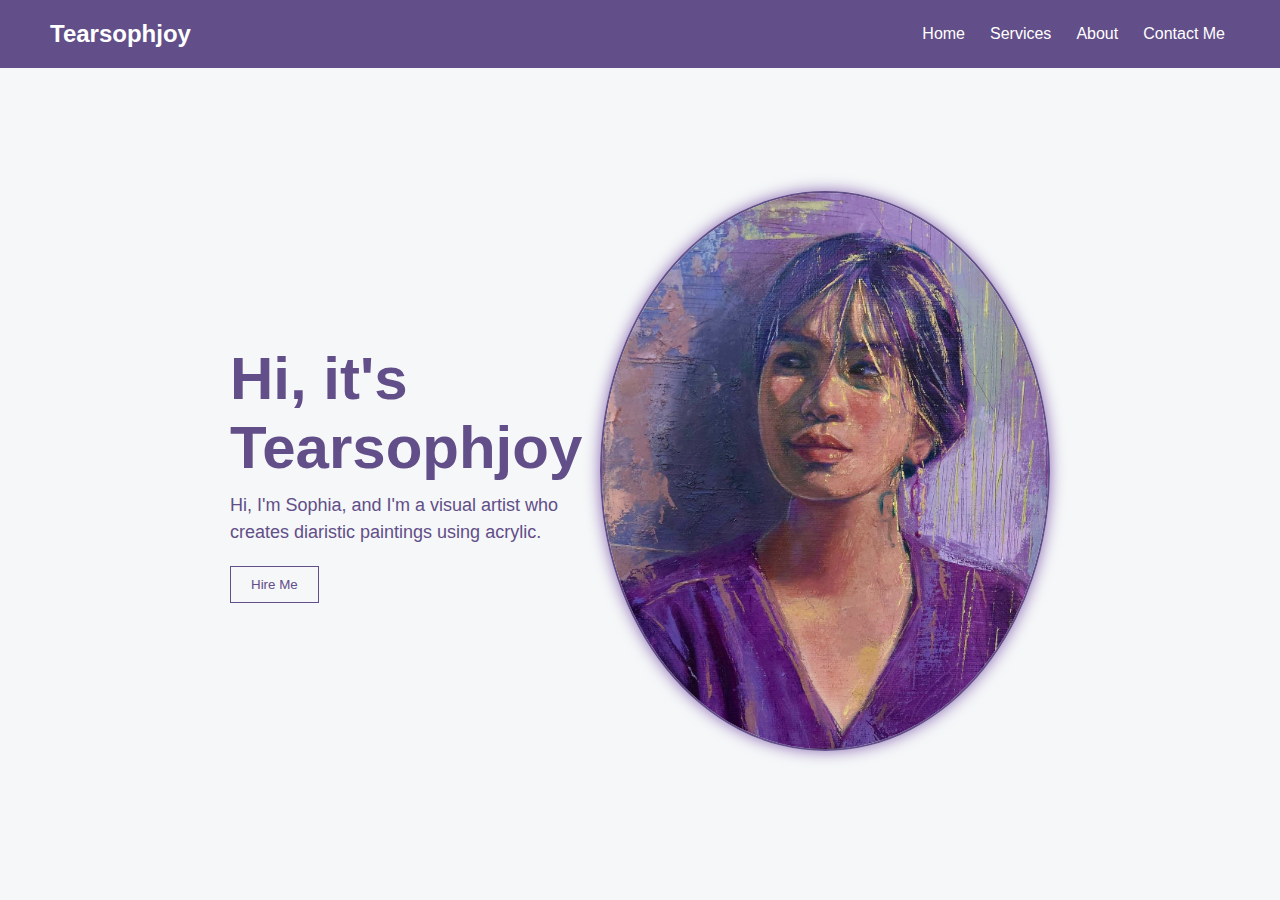
<file: index.html>
<!DOCTYPE html>
<html lang="en">
<head>
  <meta charset="UTF-8">
  <meta name="viewport" content="width=device-width, initial-scale=1.0">
  <title>About - Tearsophjoy</title>
  <link rel="stylesheet" href="styles.css">
</head>
<body>

  <header>
    <nav class="navbar">
      <a href="index.html" class="logo">Tearsophjoy</a>
      <ul class="nav-links">
        <li><a href="index.html">Home</a></li>
        <li><a href="services.html">Services</a></li>
        <li><a href="about.html">About</a></li>
        <li><a href="contact.html">Contact Me</a></li>
      </ul>
    </nav>
  </header>

  <section class="profile">
    <div class="content">
      <h1>Hi, it's Tearsophjoy</h1>
      <p>
        Hi, I'm Sophia, and I'm a visual artist who creates diaristic paintings using acrylic.
      </p>
      <button class="hire-btn" id="hireMeBtn">Hire Me</button>
    </div>
    <div class="profile-img">
      <img src="Home.jpg" alt="Profile Picture">
    </div>
  </section>

  <script>
    document.getElementById("hireMeBtn").addEventListener("click", function() {
      window.open("https://www.linkedin.com/in/sophia-joyce-antonio-252268207/?original_referer=", "_blank");
    });
  </script>
</body>
</html>
</file>
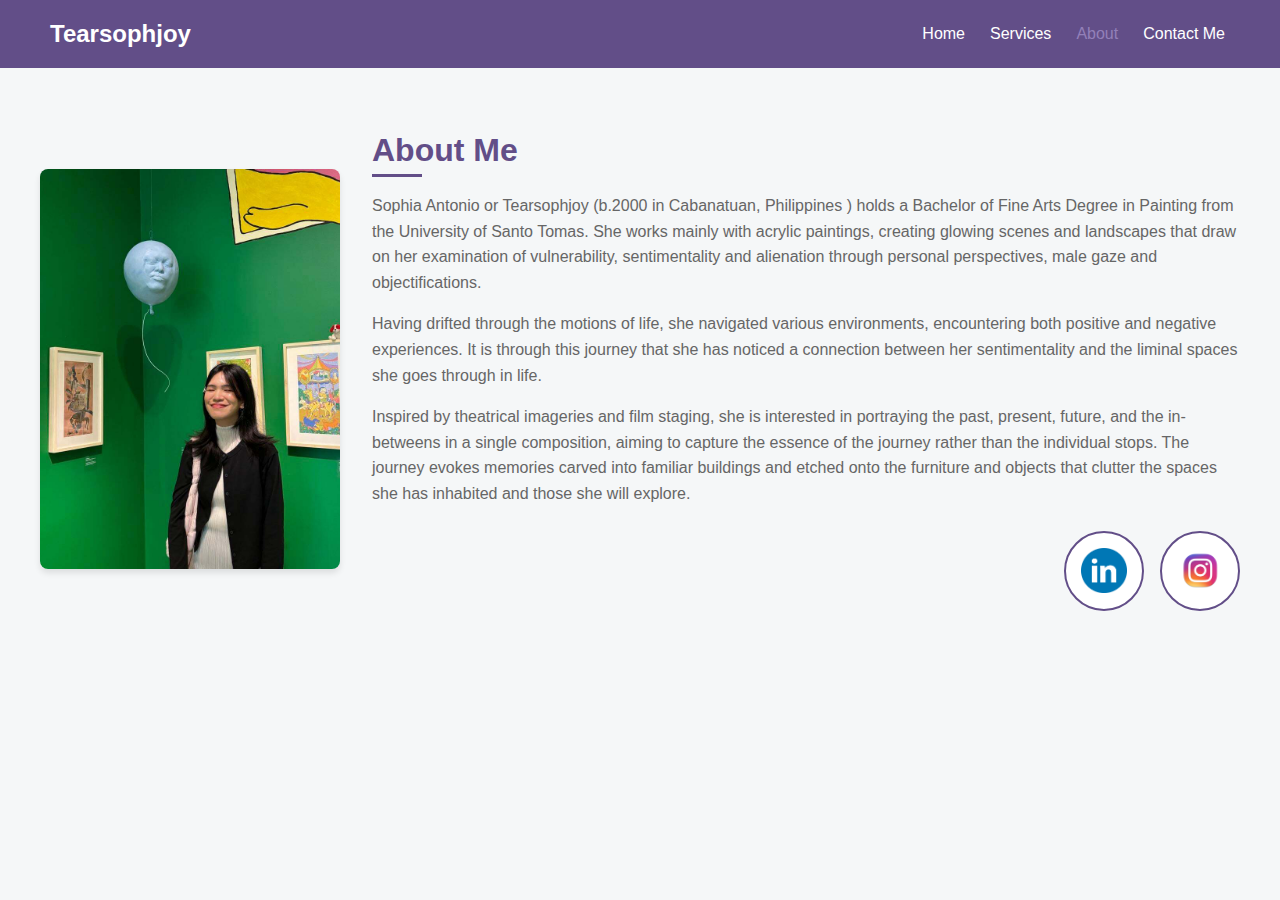
<file: about.html>
<!DOCTYPE html>
<html lang="en">
<head>
  <meta charset="UTF-8">
  <meta name="viewport" content="width=device-width, initial-scale=1.0">
  <title>About - Tearsophjoy</title>
  <link rel="stylesheet" href="styles.css">
</head>
<body>

  <header>
    <nav class="navbar">
      <a href="index.html" class="logo">Tearsophjoy</a>
      <ul class="nav-links">
        <li><a href="index.html">Home</a></li>
        <li><a href="services.html">Services</a></li>
        <li><a href="about.html" class="active">About</a></li>
        <li><a href="contact.html">Contact Me</a></li>
      </ul>
    </nav>
  </header>

  <section class="about">
  <div class="about-container">
    <div class="about-image">
      <img src="aboutme.jpg" alt="About Me">
    </div>
    <div class="about-content">
      <h2>About Me</h2>
      <p>Sophia Antonio or Tearsophjoy (b.2000 in Cabanatuan, Philippines ) holds a Bachelor of Fine Arts Degree in Painting from the University of Santo Tomas. She works mainly with acrylic paintings, creating glowing scenes and landscapes that draw on her examination of vulnerability, sentimentality and alienation through personal perspectives, male gaze and objectifications.</p>
      <p>Having drifted through the motions of life, she navigated various environments, encountering both positive and negative experiences. It is through this journey that she has noticed a connection between her sentimentality and the liminal spaces she goes through in life.  </p>
	   <p>Inspired by theatrical imageries and film staging, she is interested in portraying the past, present, future, and the in-betweens in a single composition, aiming to capture the essence of the journey rather than the individual stops. The journey evokes memories carved into familiar buildings and etched onto the furniture and objects that clutter the spaces she has inhabited and those she will explore.</p>
	  
<div class="social-links">
  <a href="https://www.linkedin.com/in/sophia-joyce-antonio-252268207/" target="_blank" class="social-icon">
    <img src="linkedin.png" alt="LinkedIn">
  </a>
  <a href="https://www.instagram.com/tearsophjoy?utm_source=ig_web_button_share_sheet&igsh=ZDNlZDc0MzIxNw==" target="_blank" class="social-icon">
    <img src="ig.png" alt="Instagram">
  </a>
</div>

    </div>
  </div>
</section>
</body>
</html>
</file>
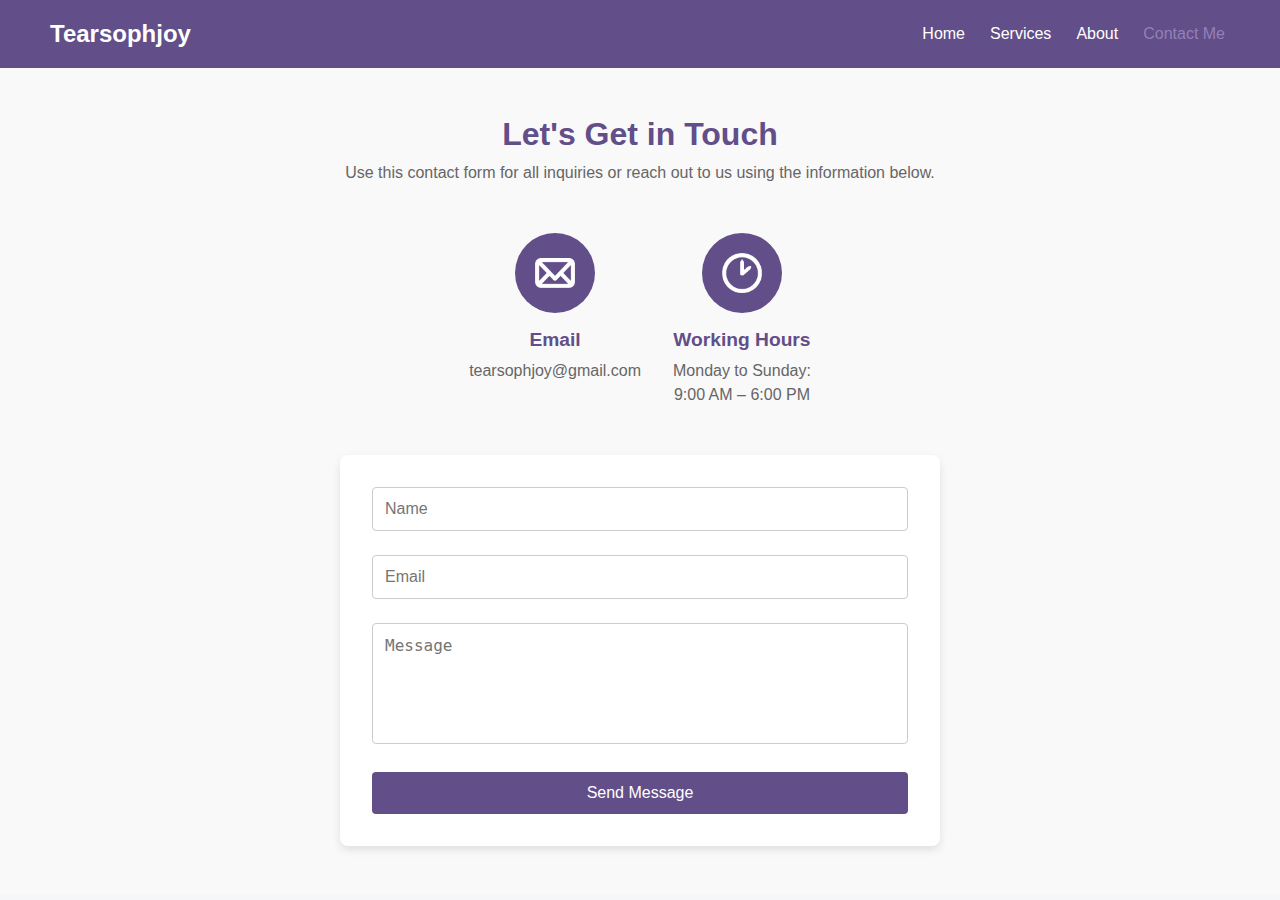
<file: contact.html>
<!DOCTYPE html>
<html lang="en">
<head>
  <meta charset="UTF-8">
  <meta name="viewport" content="width=device-width, initial-scale=1.0">
  <title>Contact Me - Tearsophjoy</title>
  <link rel="stylesheet" href="styles.css">
</head>
<body>

  <header>
    <nav class="navbar">
      <a href="index.html" class="logo">Tearsophjoy</a>
      <ul class="nav-links">
        <li><a href="index.html">Home</a></li>
        <li><a href="services.html">Services</a></li>
        <li><a href="about.html">About</a></li>
        <li><a href="contact.html" class="active">Contact Me</a></li>
      </ul>
    </nav>
  </header>

  <section class="contact">
    <div class="contact-header">
      <h2>Let's Get in Touch</h2>
      <p>Use this contact form for all inquiries or reach out to us using the information below.</p>
    </div>
    <div class="contact-details">
      <div class="contact-item">
        <div class="icon-circle">
          <img src="email.png" alt="Email Icon">
        </div>
        <h3>Email</h3>
        <p>tearsophjoy@gmail.com</p>
      </div>
      <div class="contact-item">
        <div class="icon-circle">
          <img src="time.png" alt="Time Icon">
        </div>
        <h3>Working Hours</h3>
        <p>Monday to Sunday:</p>
		<p>9:00 AM – 6:00 PM</p>
      </div>
    </div>
	
<div class="contact-form">
  <form action="mailto:tearsophjoy@gmail.com" method="POST" enctype="text/plain">
    <div class="form-group">
      <input type="text" name="name" placeholder="Name" required>
    </div>
    <div class="form-group">
      <input type="email" name="email" placeholder="Email" required>
    </div>
    <div class="form-group">
      <textarea name="message" rows="5" placeholder="Message" required></textarea>
    </div>
    <button type="submit">Send Message</button>
  </form>
</div>

  </section>
</body>
</html>
</file>
<file: styles.css>
/* General Styles */
* {
  margin: 0;
  padding: 0;
  box-sizing: border-box;
}

body {
  font-family: Roboto, sans-serif;
  color: #624E88;
  background-color: #F5F7F8;
}

/* Navbar */
.navbar {
  display: flex;
  justify-content: space-between;
  align-items: center;
  padding: 20px 50px;
  background-color: #624E88;
}

.navbar .logo {
  font-size: 24px;
  text-decoration: none; 
  color: white;
  font-weight: bold;
}

.nav-links {
  list-style-type: none;
  display: flex;
  gap: 15px;
}

.nav-links li a {
  text-decoration: none;
  color: #fff;
  padding: 5px;
}

.nav-links li a.active,
.nav-links li a:hover {
  color: #9380B9;
}

/* Profile Section */
.profile {
  display: flex;
  align-items: center;
  justify-content: space-between;
  padding: 230px;
  height: 90vh;
}

.profile .content {
  max-width: 50%;
}

.profile .content h1 {
  font-size: 60px;
}

.profile .content h1 span,
.profile .content p span {
  color: #624E88;
}

.profile .content p {
  font-size: 18px;
  margin-top: 10px;
  line-height: 1.5;
}

.profile .social-icons {
  margin-top: 20px;
}

.profile .social-icons a {
  font-size: 24px;
  color: #624E88;
  margin-right: 15px;
  text-decoration: none;
}

.hire-btn {
  background-color: transparent;
  border: 1px solid #624E88;
  color: #624E88;
  padding: 10px 20px;
  margin-top: 20px;
  cursor: pointer;
  transition: 0.3s;
}

.hire-btn:hover {
  background-color: #8967B3;
  color: #000;
}

/* Profile Image */
.profile-img img {
  max-width: 450px;
  border-radius: 50%;
  border: 2px solid #624E88;
  box-shadow: 0 0 15px rgba(137, 103, 179, 32);
}

/* Services Section */
.services {
  text-align: center;
  padding: 3rem 2rem;
  background-color: #f9f9f9;
}

.services h2 {
  font-size: 2rem;
  color: #624E88;
  margin-bottom: 1rem;
}

.services p {
  font-size: 1rem;
  color: #666;
  margin-bottom: 2rem;
  max-width: 600px;
  margin-left: auto;
  margin-right: auto;
  line-height: 1.5;
}

.services-grid {
  display: grid;
  grid-template-columns: repeat(auto-fit, minmax(200px, 1fr));
  gap: 2rem;
  max-width: 1200px;
  margin: 0 auto;
}

.service-item {
  background-color: #fff;
  padding: 2rem;
  border-radius: 10px;
  box-shadow: 0 4px 6px rgba(0, 0, 0, 0.1);
  text-align: center;
  transition: transform 0.3s ease, box-shadow 0.3s ease;
}

.service-item:hover {
  transform: translateY(-5px);
  box-shadow: 0 8px 12px rgba(0, 0, 0, 0.2);
}

.service-item img {
  width: 50px;
  height: 50px;
  margin-bottom: 1rem;
}

.service-item h3 {
  font-size: 1.2rem;
  color: #624E88;
  margin-bottom: 0.5rem;
}

.service-item p {
  font-size: 0.9rem;
  color: #666;
  line-height: 1.4;
}
/* Sample Artworks Section */
.sample-artworks {
  text-align: center;
  padding: 3rem 2rem;
  background-color: #fff;
}

.sample-artworks h2 {
  font-size: 2rem;
  color: #624E88;
  margin-bottom: 1rem;
}

.sample-artworks p {
  font-size: 1rem;
  color: #666;
  margin-bottom: 2rem;
  max-width: 600px;
  margin-left: auto;
  margin-right: auto;
  line-height: 1.5;
}

.artworks-grid {
  display: grid;
  grid-template-columns: repeat(auto-fit, minmax(300px, 1fr));
  gap: 1.3rem;
  max-width: 1200px;
  margin: 0 auto;
}

.artwork-item img {
  width: 100%;
  height: auto;
  border-radius: 8px;
  box-shadow: 0 4px 6px rgba(0, 0, 0, 0.1);
  transition: transform 0.3s ease, box-shadow 0.3s ease;
}

.artwork-item img:hover {
  transform: scale(1.05);
  box-shadow: 0 8px 12px rgba(0, 0, 0, 0.2);
}

/* Modal Styles */
.modal {
  display: none; 
  position: fixed;
  top: 0;
  left: 0;
  width: 100%;
  height: 100%;
  background-color: rgba(0, 0, 0, 0.8); 
  justify-content: center;
  align-items: center;
  z-index: 9999;
}

.modal-content {
  max-width: 90%;
  max-height: 80%;
  border-radius: 8px;
  box-shadow: 0 4px 6px rgba(0, 0, 0, 0.3);
}

.close {
  position: absolute;
  top: 20px;
  right: 20px;
  font-size: 2rem;
  color: #fff;
  cursor: pointer;
  z-index: 10000;
}


/* About Section */
.about {
  padding: 4rem 2rem;
  background-color: #f5f7f8; 
}

.about-container {
  display: flex;
  align-items: center;
  justify-content: space-between; 
  gap: 2rem;
  max-width: 1200px; 
  margin: 0 auto;
  flex-wrap: wrap; 
}

.about-image img {
  max-width: 100%; 
  width: 300px; 
  height: auto; 
  border-radius: 8px; 
  box-shadow: 0 4px 6px rgba(0, 0, 0, 0.1); 
}

.about-content {
  flex: 1; 
}
.about-content h2 {
  font-size: 2rem;
  font-weight: bold;
  margin-bottom: 1rem;
  position: relative;
  display: inline-block;
  padding-bottom: 0.5rem;
}

.about-content h2::after {
  content: "";
  position: absolute;
  bottom: 0;
  left: 0;
  width: 50px;
  height: 3px;
  background-color: #624E88; 
}

.about-content p {
  font-size: 1rem;
  line-height: 1.6;
  margin-bottom: 1rem;
  color: #666; 
}@media (max-width: 768px) {
	
  .about-container {
    flex-direction: column; 
    text-align: center; 
  }

  .about-image img {
    width: 100%; 
    max-width: 300px; 
    margin: 0 auto; 
  }
}
/* Social Links */
.social-links {
  margin-top: 1.5rem;
  display: flex;
  justify-content: right; 
  gap: 1rem; 
}

.social-icon {
  display: flex;
  justify-content: center;
  align-items: center;
  width: 80px;
  height: 80px;
  border: 2px solid #624E88; 
  border-radius: 50%; 
  background-color: #fff; 
  transition: transform 0.3s ease, box-shadow 0.3s ease;
}

.social-icon:hover {
  transform: scale(1.1);
  box-shadow: 0 4px 6px rgba(0, 0, 0, 0.2);
}

.social-icon img {
  width: 60%; 
  height: 60%;
  object-fit: contain; 
}



/* Contact Section */
.contact {
  text-align: center;
  background-color: #f9f9f9;
  padding: 3rem 2rem;
}

.contact-header {
  margin-bottom: 3rem;
}

.contact-image {
  width: 100px;
  height: 100px;
  border-radius: 50%;
  margin-bottom: 1rem;
}

.contact-header h2 {
  font-size: 2rem;
  color: #624E88;
  margin-bottom: 0.5rem;
}

.contact-header p {
  font-size: 1rem;
  color: #666;
  max-width: 600px;
  margin: 0 auto;
  line-height: 1.5;
}

.contact-details {
  display: flex;
  flex-wrap: wrap;
  justify-content: center;
  gap: 2rem;
  margin-top: 2rem;
}

.contact-item {
  text-align: center;
  max-width: 300px;
}

.icon-circle {
  width: 80px;
  height: 80px;
  border-radius: 50%;
  background-color: #624E88;
  display: flex;
  justify-content: center;
  align-items: center;
  margin: 0 auto 1rem auto;
}

.icon-circle img {
  width: 40px;
  height: 40px;
}

.contact-item h3 {
  font-size: 1.2rem;
  color: #624E88;
  margin-bottom: 0.5rem;
}

.contact-item p {
  font-size: 1rem;
  color: #666;
  line-height: 1.5;
}
@media (max-width: 768px) {
  .contact-details {
    flex-direction: column; 
    gap: 2rem; 
  }

  .contact-item {
    max-width: 100%;
  }
}

/* Contact Form */
.contact-form {
  margin-top: 3rem;
  max-width: 600px;
  margin-left: auto;
  margin-right: auto;
  text-align: left;
  background-color: #fff;
  padding: 2rem;
  border-radius: 8px;
  box-shadow: 0 4px 8px rgba(0, 0, 0, 0.1);
}

.contact-form form {
  display: flex;
  flex-direction: column;
  gap: 1.5rem; 
}

.contact-form input,
.contact-form textarea {
  width: 100%;
  padding: 12px;
  font-size: 1rem;
  border: 1px solid #ccc;
  border-radius: 4px;
  box-sizing: border-box;
}

.contact-form input:focus,
.contact-form textarea:focus {
  border-color: #624E88;
  outline: none;
  box-shadow: 0 0 5px rgba(82, 110, 72, 0.3);
}

.contact-form button {
  background-color: #624E88;
  color: #fff;
  border: none;
  padding: 12px 20px;
  font-size: 1rem;
  border-radius: 4px;
  cursor: pointer;
  transition: background-color 0.3s ease;
}

.contact-form button:hover {
  background-color: #e87c7c;
}

.contact-form textarea {
  resize: none; 
}
</file>
